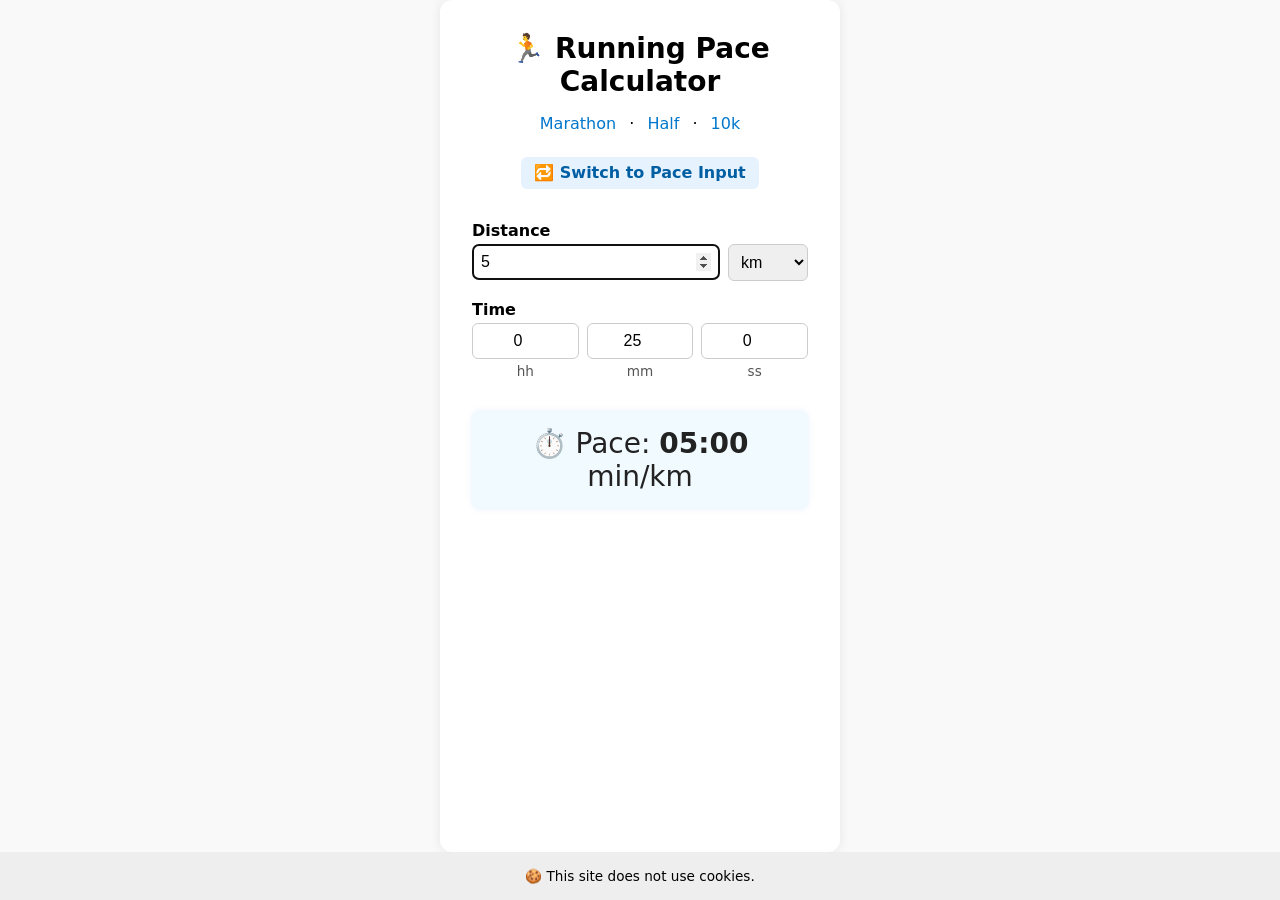
<file: public/index.html>
<!DOCTYPE html>
<html lang="en">

<head>
  <meta charset="UTF-8">
  <meta name="viewport" content="width=device-width, initial-scale=1.0">
  <meta name="description"
    content="Calculate your running pace or finish time. Supports km and miles, with quick presets for Marathon, Half Marathon, and 10k.">


  <!-- OpenGraph tags -->
  <meta property="og:type" content="website">
  <meta property="og:title" content="Running Pace Calculator">
  <meta property="og:description"
    content="Calculate your running pace or finish time. Choose km or miles, with quick presets for Marathon, Half Marathon, and 10k.">
  <meta property="og:url" content="https://raul.viigipuu.ee/apps/runcalc/">
  <meta property="og:image" content="https://raul.viigipuu.ee/apps/pace/images/image.jpg">
  <meta property="og:locale" content="en_US">

  <!-- Twitter Card -->
  <meta name="twitter:card" content="summary_large_image">
  <meta name="twitter:title" content="Running Pace Calculator">
  <meta name="twitter:description"
    content="Calculate your running pace or finish time. Choose km or miles, with quick presets for Marathon, Half Marathon, and 10k.">
  <meta name="twitter:image" content="https://raul.viigipuu.ee/apps/runcalc/images/image.jpg">
  <meta name="twitter:url" content="https://raul.viigipuu.ee/apps/runcalc/">


  <link rel="canonical" href="https://raul.viigipuu.ee/apps/runcalc">

  <script type="application/ld+json">
  {
    "@context": "https://schema.org",
    "@type": "WebApplication",
    "name": "Running Pace Calculator",
    "url": "https://raul.viigipuu.ee/apps/runcalc/",
    "applicationCategory": "SportsApplication",
    "operatingSystem": "All",
    "description": "Calculate your running pace or finish time. Choose km or miles, with quick presets for Marathon, Half Marathon, and 10k.",
    "image": "https://raul.viigipuu.ee/apps/runcalc/images/image.jpg",
    "author": {
      "@type": "Person",
      "name": "Raul Viigipuu",
      "url": "https://raul.viigipuu.ee"
    },
    "browserRequirements": "Requires JavaScript enabled",
    "inLanguage": "en"
  }
  </script>

  <title>Running Pace Calculator</title>
  <link rel="stylesheet" href="css/styles.css">
  <script src="js/script.js" defer></script>
</head>

<body>
  <main class="container">
    <h1>🏃 Running Pace Calculator</h1>

    <div class="presets">
      <a href="#" id="distanceMarathon">Marathon</a> ·
      <a href="#" id="distanceHalfMarathon">Half</a> ·
      <a href="#" id="distance10k">10k</a>
    </div>

    <p class="mode-toggle">
      <a href="#" id="toggleMode">🔁 Switch to Pace Input</a>
    </p>

    <form id="paceForm" autocomplete="off">
      <div class="form-group">
        <label for="distanceInput">Distance</label>
        <div class="distance-row">
          <input type="number" step="any" id="distanceInput" placeholder="e.g. 5">
          <label for="unitsSelect" class="visually-hidden">Units</label>
          <select id="unitsSelect">
            <option value="km">km</option>
            <option value="miles">miles</option>
          </select>
        </div>
      </div>

      <div class="form-group">
        <label for="hoursInput">Time</label>
        <div class="time-inputs">
          <div class="time-field">
            <input type="number" min="0" id="hoursInput" placeholder="0">
            <span>hh</span>
          </div>
          <div class="time-field">
            <input type="number" min="0" id="minutesInput" placeholder="0">
            <span>mm</span>
          </div>
          <div class="time-field">
            <input type="number" min="0" id="secondsInput" placeholder="0">
            <span>ss</span>
          </div>
        </div>
      </div>

      <div class="form-group" id="paceGroup" style="display: none">
        <label for="paceInput">Pace</label>
        <div class="pace-input-row">
          <input type="text" id="paceInput" placeholder="e.g. 5:00">
          <span class="paceUnits">min/km</span>
        </div>
      </div>

      <div class="result">
        <p id="resultLabel">
          ⏱️ <span id="resultType">Pace</span>:
          <strong id="paceLabel">–</strong>
          <span class="paceUnits">min/km</span>
        </p>
      </div>
    </form>
  </main>

  <footer>
    <p>🍪 This site does not use cookies.</p>
  </footer>
  <script>
    // Put domain into the recorded path so each site stays separable
    window.goatcounter = {
      path: function (p) {
        return location.host + location.pathname;
      }
    };
  </script>
  <script data-goatcounter="https://stats.nonzero.ee/count" async src="https://stats.nonzero.ee/count.js"></script>
</body>

</html>
</file>
<file: public/css/styles.css>
/* =========================
   1. CSS Reset & Variables
========================= */
* {
  margin: 0;
  padding: 0;
  box-sizing: border-box;
}

:root {
  --font-lg: 1.75rem;
  --font-md: 1rem;
  --font-sm: 0.85rem;
}

/* =========================
   2. Base Typography & Layout
========================= */
body {
  font-family: system-ui, sans-serif;
  font-size: var(--font-md);
  background-color: #f9f9f9;
  display: flex;
  flex-direction: column;
  min-height: 100vh;
}

h1 {
  text-align: center;
  margin-bottom: 1rem;
  font-size: var(--font-lg);
}

footer {
  text-align: center;
  padding: 1rem;
  font-size: var(--font-sm);
  background-color: #eee;
}

/* =========================
   3. Utility Layout Containers
========================= */
.container {
  flex: 1;
  max-width: 400px;
  margin: auto;
  padding: 2rem;
  background-color: #fff;
  border-radius: 12px;
  box-shadow: 0 0 12px rgba(0, 0, 0, 0.08);
}

/* =========================
   4. Typography Roles
========================= */
.result,
h1 {
  font-size: var(--font-lg);
}

.presets,
.presets a,
input[type="number"],
select,
.mode-toggle a,
.form-group label {
  font-size: var(--font-md);
}

footer,
.time-field span {
  font-size: var(--font-sm);
}

/* =========================
   5. Preset Links
========================= */
.presets {
  text-align: center;
  margin-bottom: 1.5rem;
}

.presets a {
  color: #0077cc;
  text-decoration: none;
  font-weight: 500;
  padding: 0.25rem 0.5rem;
  border-radius: 4px;
}

.presets a:hover {
  background-color: #e0f0ff;
  text-decoration: underline;
}

.presets a.active {
  font-weight: bold;
  text-decoration: underline;
  background-color: #dff2ff;
  border-radius: 4px;
}

/* =========================
   6. Form Structure & Fields
========================= */
.form-group {
  margin-bottom: 1.2rem;
}

.form-group label {
  display: block;
  margin-bottom: 0.25rem;
  font-weight: 600;
}

/* Shared input styling */
input[type="number"],
select {
  padding: 0.5rem;
  font-size: var(--font-md);
  border-radius: 6px;
  border: 1px solid #ccc;
}

/* =========================
   7. Distance + Unit Selector
========================= */
.distance-row {
  display: flex;
  align-items: center;
  gap: 0.5rem;
}

.distance-row input[type="number"] {
  flex: 1;
}

.distance-row span {
  white-space: nowrap;
}

.distance-row select {
  width: auto;
  min-width: 80px;
}

.visually-hidden {
  position: absolute;
  left: -9999px;
  width: 1px;
  height: 1px;
  overflow: hidden;
}

/* =========================
   8. Time Input Group
========================= */
.time-inputs {
  display: flex;
  gap: 0.5rem;
  justify-content: space-between;
}

.time-field {
  flex: 1;
  display: flex;
  flex-direction: column;
  align-items: center;
}

.time-field input[type="number"] {
  width: 100%;
  text-align: center;
}

.time-field span {
  margin-top: 0.25rem;
  color: #555;
}

/* =========================
   9. Pace Input Row
========================= */
.pace-input-row {
  display: flex;
  align-items: center;
  gap: 0.5rem;
}

.pace-input-row input {
  flex: 1;
  padding: 0.5rem;
  font-size: var(--font-md);
  border-radius: 6px;
  border: 1px solid #ccc;
}

/* =========================
   10. Mode Toggle Link
========================= */
.mode-toggle {
  text-align: center;
  margin-bottom: 2rem;
}

.mode-toggle a {
  display: inline-block;
  color: #005fa3;
  background-color: #e6f3ff;
  font-weight: 600;
  padding: 0.4rem 0.8rem;
  border-radius: 6px;
  text-decoration: none;
  transition: background-color 0.2s ease;
}

.mode-toggle a:hover {
  background-color: #d0eaff;
  text-decoration: underline;
}

/* =========================
   11. Result Box
========================= */
.result {
  text-align: center;
  margin-top: 2rem;
  color: #222;
  background-color: #f1faff;
  padding: 1rem;
  border-radius: 8px;
  box-shadow: 0 0 6px rgba(0, 123, 255, 0.1);
}

.result #paceLabel {
  font-weight: 600;
}

.result #resultType,
.result .paceUnits {
  font-weight: 400;
}

/* =========================
   12. Animation
========================= */
@keyframes pop {
  0% {
    transform: scale(1);
  }
  40% {
    transform: scale(1.2);
  }
  100% {
    transform: scale(1);
  }
}

#paceLabel.animate {
  display: inline-block;
  animation: pop 0.3s ease-in-out;
}
</file>
